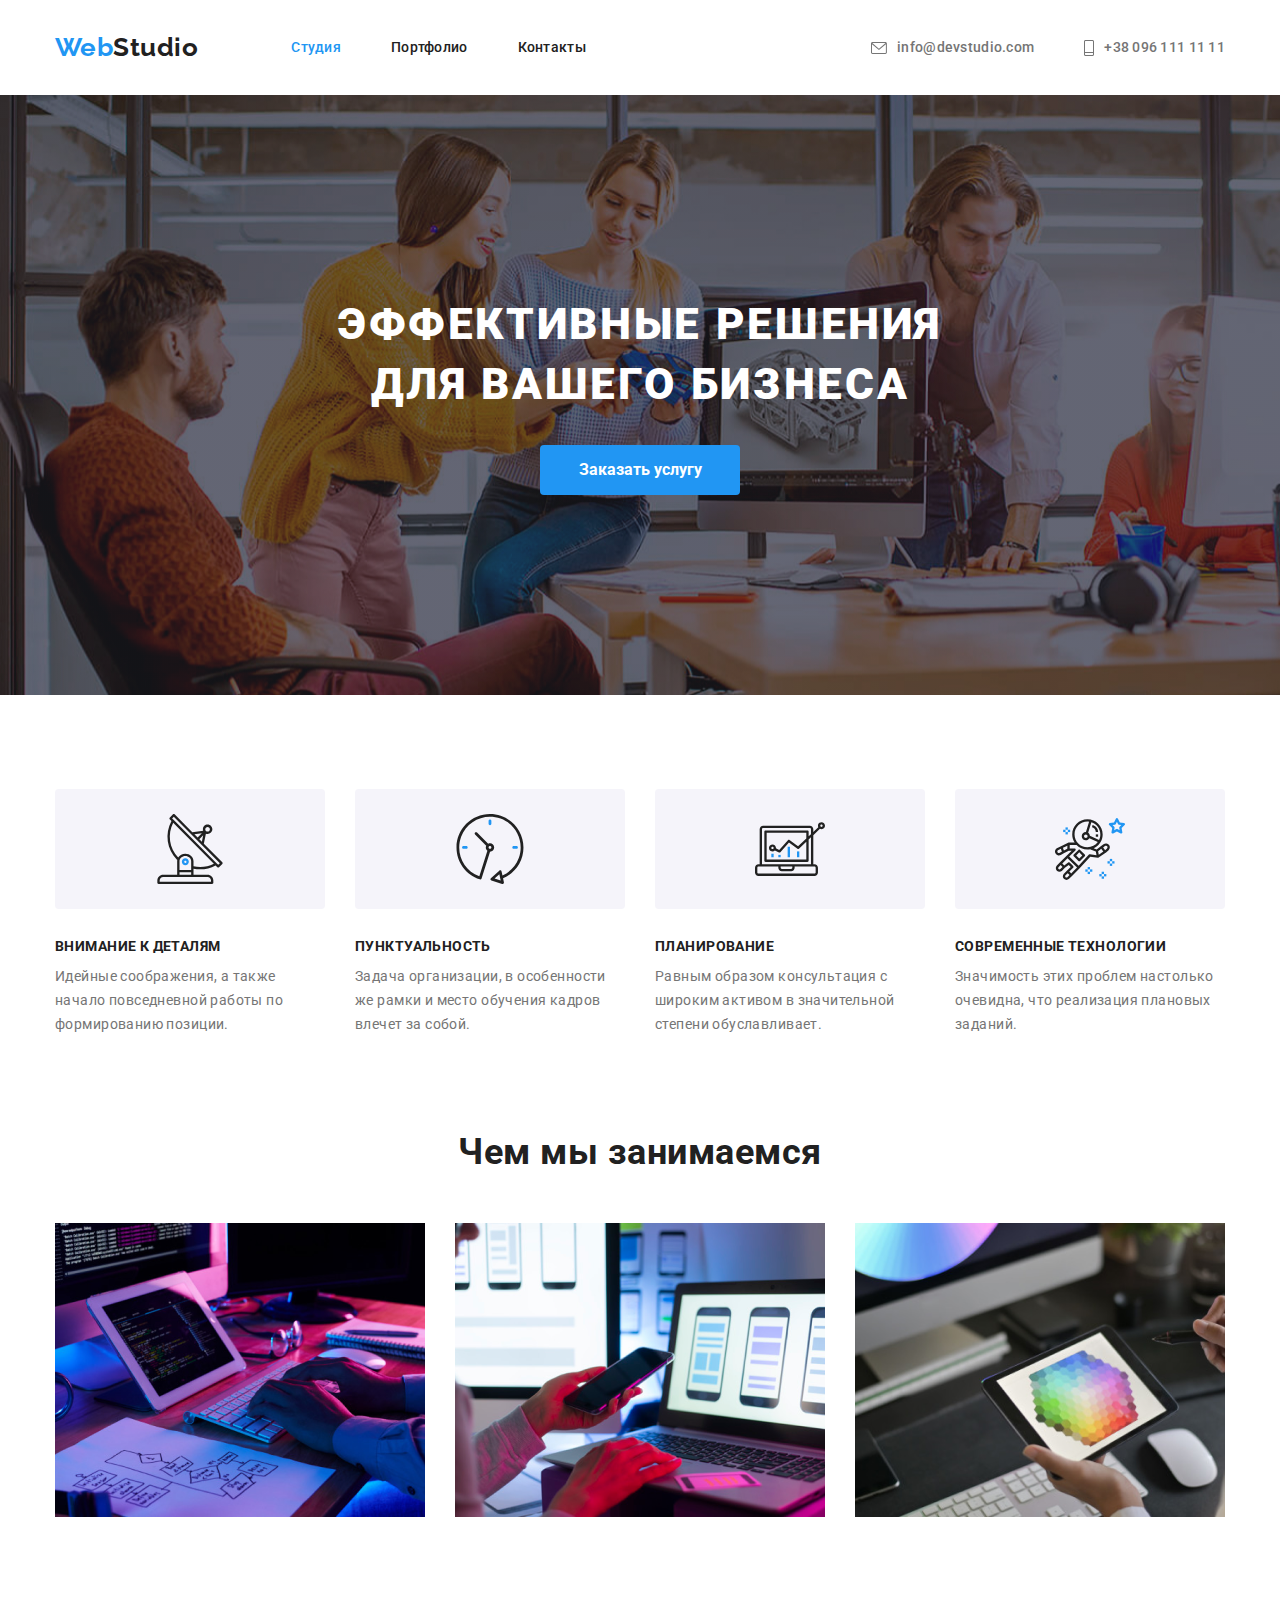
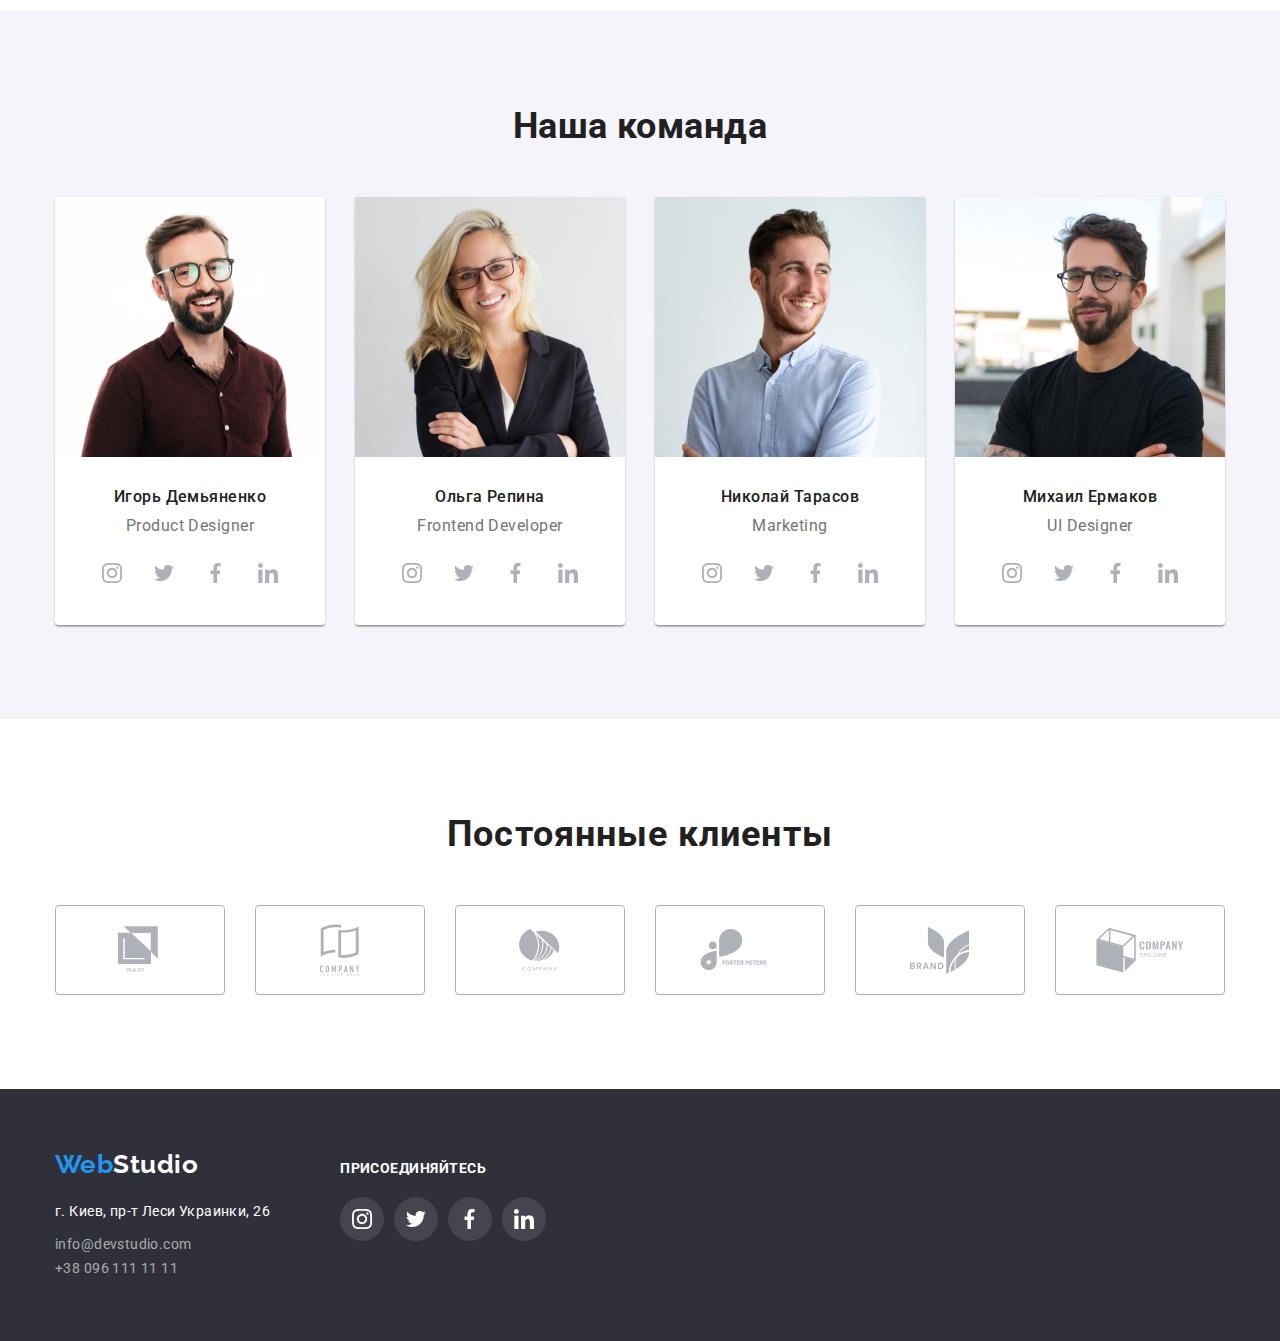
<file: index.html>
<!DOCTYPE html>
<html lang="ru">
  <head>
    <meta charset="UTF-8" />
    <meta name="viewport" content="width=device-width, initial-scale=1.0" />
    <title>Document</title>
    <link rel="preconnect" href="https://fonts.gstatic.com" />
    <link
      href="https://fonts.googleapis.com/css2?family=Raleway:wght@700&family=Roboto:wght@400;500;700;900&display=swap"
      rel="stylesheet"
    />
    <link rel="stylesheet" href="https://cdnjs.cloudflare.com/ajax/libs/modern-normalize/1.0.0/modern-normalize.css" />
    <link rel="stylesheet" href="./css/styles.css" />
  </head>
  <body>
    <!-- шапка -->
    <header class="header">
      <div class="container">
        <nav class="container-nav">
          <a href="./" class="logo"> <span class="logo-accent">Web</span>Studio</a>

          <ul class="site-nav">
            <li class="link-nav"><a href="./index.html" class="link current">Студия</a></li>
            <li class="link-nav"><a href="./portfolio.html" class="link">Портфолио</a></li>
            <li class="link-nav"><a href="" class="link">Контакты</a></li>
          </ul>
        </nav>
        <ul class="auth-nav">
          <li class="link-auth">
            <a class="auth-nav-link" href="mailto:info@devstudio.com"
              ><svg class="icon-mail">
                <use href="./svg/sprait.svg#icon-mail"></use>
              </svg>
              info@devstudio.com
            </a>
          </li>
          <li class="link-auth">
            <a class="auth-nav-link" href="tel:+380961111111"
              ><svg class="icon-phone">
                <use href="./svg/sprait.svg#icon-phone"></use>
              </svg>
              +38 096 111 11 11
            </a>
          </li>
        </ul>
      </div>
    </header>
    <!-- заголовок -->
    <main>
      <section class="hero">
        <h1 class="hero-link">
          Эффективные решения <br />
          для вашего бизнеса
        </h1>
        <button class="hero-btn">Заказать услугу</button>
      </section>

      <!-- пункты про нас -->
      <section class="section us">
        <div class="container">
          <ul class="about">
            <li class="item">
              <h3 class="section-title">Внимание к деталям</h3>
              <p class="text">Идейные соображения, а также начало повседневной работы по формированию позиции.</p>
            </li>
            <li class="item">
              <h3 class="section-title">Пунктуальность</h3>
              <p class="text">Задача организации, в особенности же рамки и место обучения кадров влечет за собой.</p>
            </li>
            <li class="item">
              <h3 class="section-title">Планирование</h3>
              <p class="text">Равным образом консультация с широким активом в значительной степени обуславливает.</p>
            </li>
            <li class="item">
              <h3 class="section-title">Современные технологии</h3>
              <p class="text">Значимость этих проблем настолько очевидна, что реализация плановых заданий.</p>
            </li>
          </ul>
        </div>
      </section>
      <!-- чем мы занимаемся -->
      <section class="section">
        <div class="container">
          <h2 class="section-link">Чем мы занимаемся</h2>
          <ul class="list-img">
            <li class="item-img">
              <img src="images/img1.png" alt="програмирование за рабочим столом" width="370" />
            </li>
            <li class="item-img">
              <img src="images/img2.png" alt="програмирование мобильного изображения" width="370" />
            </li>
            <li class="item-img">
              <img src="images/img3.png" alt="планшет с изображением" width="370" />
            </li>
          </ul>
        </div>
      </section>
      <!-- наша команда -->
      <section class="team">
        <div class="container">
          <h2 class="section-link">Наша команда</h2>
          <ul class="list-name">
            <li class="item-name">
              <img src="./images/igor.jpg" alt="Игорь Демьяненко" width="270" />
              <div class="card">
                <h3 class="section-name">Игорь Демьяненко</h3>
                <p class="section-job" lang="en">Product Designer</p>
                <ul class="card-list">
                  <li class="card-item">
                    <a href="" class="item-card">
                      <svg class="item-icon">
                        <use href="./svg/sprait.svg#icon-instagram"></use>
                      </svg>
                    </a>
                  </li>
                  <li class="card-item">
                    <a href="" class="item-card">
                      <svg class="item-icon">
                        <use href="./svg/sprait.svg#icon-twitter"></use>
                      </svg>
                    </a>
                  </li>
                  <li class="card-item">
                    <a href="" class="item-card">
                      <svg class="item-icon">
                        <use href="./svg/sprait.svg#icon-facebook"></use>
                      </svg>
                    </a>
                  </li>
                  <li class="card-item">
                    <a href="" class="item-card">
                      <svg class="item-icon">
                        <use href="./svg/sprait.svg#icon-linkedin"></use>
                      </svg>
                    </a>
                  </li>
                </ul>
              </div>
            </li>
            <li class="item-name">
              <img src="./images/olga.jpg" alt="Ольга Репина" width="270" />
              <div class="card">
                <h3 class="section-name">Ольга Репина</h3>
                <p class="section-job" lang="en">Frontend Developer</p>
                <ul class="card-list">
                  <li class="card-item">
                    <a href="" class="item-card">
                      <svg class="item-icon">
                        <use href="./svg/sprait.svg#icon-instagram"></use>
                      </svg>
                    </a>
                  </li>
                  <li class="card-item">
                    <a href="" class="item-card">
                      <svg class="item-icon">
                        <use href="./svg/sprait.svg#icon-twitter"></use>
                      </svg>
                    </a>
                  </li>
                  <li class="card-item">
                    <a href="" class="item-card">
                      <svg class="item-icon">
                        <use href="./svg/sprait.svg#icon-facebook"></use>
                      </svg>
                    </a>
                  </li>
                  <li class="card-item">
                    <a href="" class="item-card">
                      <svg class="item-icon">
                        <use href="./svg/sprait.svg#icon-linkedin"></use>
                      </svg>
                    </a>
                  </li>
                </ul>
              </div>
            </li>
            <li class="item-name">
              <img src="./images/nikolay.jpg" alt="Николай Тарасов" width="270" />
              <div class="card">
                <h3 class="section-name">Николай Тарасов</h3>
                <p class="section-job" lang="en">Marketing</p>
                <ul class="card-list">
                  <li class="card-item">
                    <a href="" class="item-card">
                      <svg class="item-icon">
                        <use href="./svg/sprait.svg#icon-instagram"></use>
                      </svg>
                    </a>
                  </li>
                  <li class="card-item">
                    <a href="" class="item-card">
                      <svg class="item-icon">
                        <use href="./svg/sprait.svg#icon-twitter"></use>
                      </svg>
                    </a>
                  </li>
                  <li class="card-item">
                    <a href="" class="item-card">
                      <svg class="item-icon">
                        <use href="./svg/sprait.svg#icon-facebook"></use>
                      </svg>
                    </a>
                  </li>
                  <li class="card-item">
                    <a href="" class="item-card">
                      <svg class="item-icon">
                        <use href="./svg/sprait.svg#icon-linkedin"></use>
                      </svg>
                    </a>
                  </li>
                </ul>
              </div>
            </li>
            <li class="item-name">
              <img src="./images/mihail.jpg" alt="Михаил Ермаков" width="270" />
              <div class="card">
                <h3 class="section-name">Михаил Ермаков</h3>
                <p class="section-job" lang="en">UI Designer</p>
                <ul class="card-list">
                  <li class="card-item">
                    <a href="" class="item-card">
                      <svg class="item-icon">
                        <use href="./svg/sprait.svg#icon-instagram"></use>
                      </svg>
                    </a>
                  </li>
                  <li class="card-item">
                    <a href="" class="item-card">
                      <svg class="item-icon">
                        <use href="./svg/sprait.svg#icon-twitter"></use>
                      </svg>
                    </a>
                  </li>
                  <li class="card-item">
                    <a href="" class="item-card">
                      <svg class="item-icon">
                        <use href="./svg/sprait.svg#icon-facebook"></use>
                      </svg>
                    </a>
                  </li>
                  <li class="card-item">
                    <a href="" class="item-card">
                      <svg class="item-icon">
                        <use href="./svg/sprait.svg#icon-linkedin"></use>
                      </svg>
                    </a>
                  </li>
                </ul>
              </div>
            </li>
          </ul>
        </div>
      </section>

      <!-- ПОСТОЯННЫЕ КЛИЕНТЫ -->

      <section class="section section-logo">
        <div class="container">
          <h2 class="section-title-primary">Постоянные клиенты</h2>
          <ul class="client-logo">
            <li class="item-logo-link">
              <a href="" class="item-link">
                <svg class="logo-icons" width="44" height="49">
                  <use href="./svg/sprait.svg#icon-logo-main1"></use>
                </svg>
              </a>
            </li>
            <li class="item-logo-link">
              <a href="" class="item-link">
                <svg class="logo-icons" width="40" height="52">
                  <use href="./svg/sprait.svg#icon-logo-main2"></use>
                </svg>
              </a>
            </li>
            <li class="item-logo-link">
              <a href="" class="item-link">
                <svg class="logo-icons" width="41" height="42">
                  <use href="./svg/sprait.svg#icon-logo-main3"></use>
                </svg>
              </a>
            </li>
            <li class="item-logo-link">
              <a href="" class="item-link">
                <svg class="logo-icons" width="80" height="42">
                  <use href="./svg/sprait.svg#icon-logo-main4"></use>
                </svg>
              </a>
            </li>
            <li class="item-logo-link">
              <a href="" class="item-link">
                <svg class="logo-icons" width="59" height="47">
                  <use href="./svg/sprait.svg#icon-logo-main5"></use>
                </svg>
              </a>
            </li>
            <li class="item-logo-link">
              <a href="" class="item-link">
                <svg class="logo-icons" width="88" height="45">
                  <use href="./svg/sprait.svg#icon-logo-main6"></use>
                </svg>
              </a>
            </li>
          </ul>
        </div>
      </section>
    </main>
    <!-- подвал -->
    <footer class="footer">
      <div class="container">
        <div class="footer-social-link">
          <a href="./" class="logo"> <span class="logo-accent">Web</span><span class="footer-span">Studio</span> </a>
          <address>
            <p class="footer-adress">
              г. Киев, пр-т Леси Украинки, 26
              <br />
            </p>
            <a href="mailto:info@devstudio.com" class="footer-link"> info@devstudio.com </a>
            <br />
            <a href="tel:+380961111111" class="footer-tel">+38 096 111 11 11</a>
          </address>
        </div>
        <div class="footer-container">
          <p class="link-footer">Присоединяйтесь</p>
          <ul class="footer-list">
            <li class="footer-item">
              <a href="" class="footer-card">
                <svg class="footer-icon">
                  <use href="./svg/sprait.svg#icon-instagram"></use>
                </svg>
              </a>
            </li>
            <li class="footer-item">
              <a href="" class="footer-card">
                <svg class="footer-icon">
                  <use href="./svg/sprait.svg#icon-twitter"></use>
                </svg>
              </a>
            </li>
            <li class="footer-item">
              <a href="" class="footer-card">
                <svg class="footer-icon">
                  <use href="./svg/sprait.svg#icon-facebook"></use>
                </svg>
              </a>
            </li>
            <li class="footer-item">
              <a href="" class="footer-card">
                <svg class="footer-icon">
                  <use href="./svg/sprait.svg#icon-linkedin"></use>
                </svg>
              </a>
            </li>
          </ul>
          <!-- <div>
            <ul class="card-list">
              <li class="card-item">
                <a href="" class="item-card">
                  <svg class="item-icon">
                    <use href="./svg/sprait.svg#icon-instagram"></use>
                  </svg>
                </a>
              </li>
              <li class="card-item">
                <a href="" class="item-card">
                  <svg class="item-icon">
                    <use href="./svg/sprait.svg#icon-twitter"></use>
                  </svg>
                </a>
              </li>
              <li class="card-item">
                <a href="" class="item-card">
                  <svg class="item-icon">
                    <use href="./svg/sprait.svg#icon-facebook"></use>
                  </svg>
                </a>
              </li>
              <li class="card-item">
                <a href="" class="item-card">
                  <svg class="item-icon">
                    <use href="./svg/sprait.svg#icon-linkedin"></use>
                  </svg>
                </a>
              </li>
            </ul>
          </div> -->
        </div>
      </div>
    </footer>
  </body>
</html>
</file>
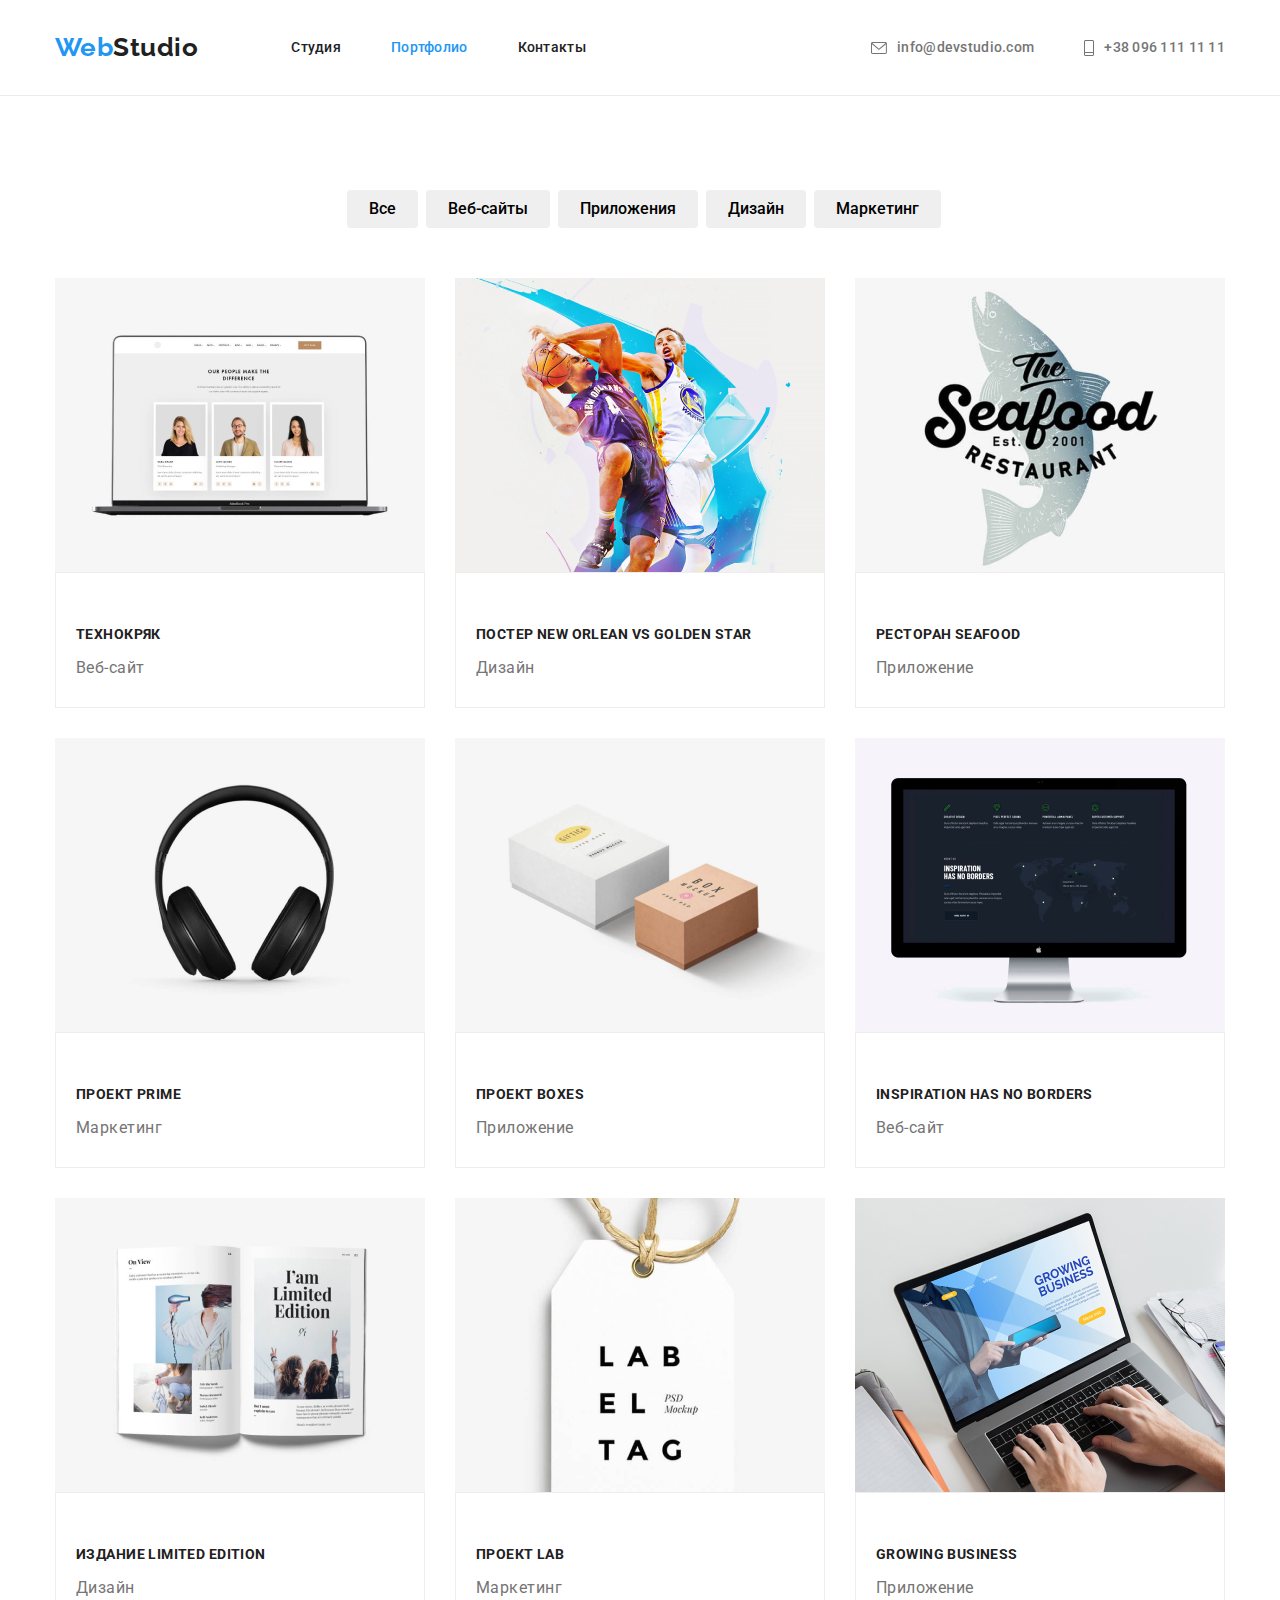
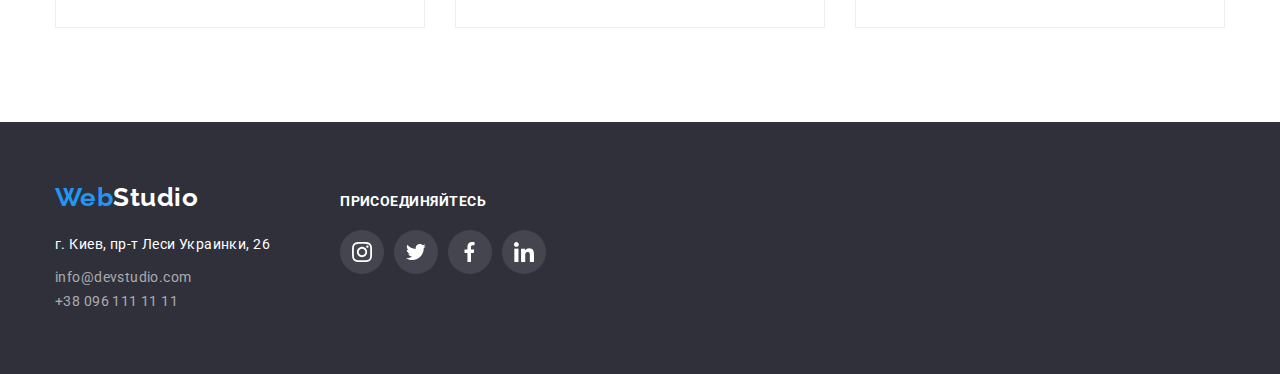
<file: portfolio.html>
<!DOCTYPE html>
<html lang="ru">
  <head>
    <meta charset="UTF-8" />
    <meta name="viewport" content="width=device-width, initial-scale=1.0" />
    <title>Document</title>
    <link rel="preconnect" href="https://fonts.gstatic.com" />
    <link
      href="https://fonts.googleapis.com/css2?family=Raleway:wght@700&family=Roboto:wght@400;500;700;900&display=swap"
      rel="stylesheet"
    />
    <link rel="stylesheet" href="https://cdnjs.cloudflare.com/ajax/libs/modern-normalize/1.0.0/modern-normalize.css" />
    <link rel="stylesheet" href="./css/styles.css" />
  </head>
  <body>
    <!-- шапка -->
    <header class="header header-nav">
      <div class="container">
        <nav class="container-nav">
          <a href="./" class="logo"> <span class="logo-accent">Web</span>Studio</a>

          <ul class="site-nav">
            <li class="link-nav"><a href="./index.html" class="link">Студия</a></li>
            <li class="link-nav"><a href="./portfolio.html" class="link current">Портфолио</a></li>
            <li class="link-nav"><a href="" class="link">Контакты</a></li>
          </ul>
        </nav>

        <ul class="auth-nav">
          <li class="link-auth">
            <a class="auth-nav-link" href="mailto:info@devstudio.com">
              <svg class="icon-mail">
                <use href="./svg/sprait.svg#icon-mail"></use>
              </svg>
              info@devstudio.com
            </a>
          </li>
          <li class="link-auth">
            <a class="auth-nav-link" href="tel:+380961111111">
              <svg class="icon-phone">
                <use href="./svg/sprait.svg#icon-phone"></use>
              </svg>
              +38 096 111 11 11
            </a>
          </li>
        </ul>
      </div>
    </header>
    <!-- заголовок -->
    <main>
      <!-- h1 в данном случае вымышлен -->
      <!-- <h1>Портфолио</h1> -->
      <!-- Кнопки -->
      <section class="section-portfolio">
        <div class="container">
          <ul class="list-button">
            <li class="item-button">
              <button class="button-main" type="button">Все</button>
            </li>
            <li class="item-button">
              <button class="button-main" type="button">Веб-сайты</button>
            </li>
            <li class="item-button">
              <button class="button-main" type="button">Приложения</button>
            </li>
            <li class="item-button">
              <button class="button-main" type="button">Дизайн</button>
            </li>
            <li class="item-button">
              <button class="button-main" type="button">Маркетинг</button>
            </li>
          </ul>
        </div>

        <!-- Наши работы -->

        <div class="container">
          <ul class="list-work">
            <li class="item-work">
              <a href="./" class="link-desk">
                <div>
                  <img src="./images/tehnokriak.jpg" alt="Технокряк" width="370" />
                </div>
                <div class="section-desk">
                  <h3 class="section-title">Технокряк</h3>
                  <p class="desk">Веб-сайт</p>
                </div>
              </a>
            </li>
            <li class="item-work">
              <a href="./" class="link-desk">
                <div>
                  <img src="./images/posterNewOrleanvsGoldenStar.jpg" alt="New Orlean vs Golden Star" width="370" />
                </div>
                <div class="section-desk">
                  <h3 class="section-title">Постер New Orlean vs Golden Star</h3>
                  <p class="desk">Дизайн</p>
                </div>
              </a>
            </li>
            <li class="item-work">
              <a href="./" class="link-desk">
                <div>
                  <img src="./images/restoranSeafood.jpg" alt="Ресторан Seafood" width="370" />
                </div>
                <div class="section-desk">
                  <h3 class="section-title">Ресторан Seafood</h3>
                  <p class="desk">Приложение</p>
                </div>
              </a>
            </li>
            <li class="item-work">
              <a href="./" class="link-desk">
                <div>
                  <img src="./images/proektPrime.jpg" alt="Проект Prime" width="370" />
                </div>
                <div class="section-desk">
                  <h3 class="section-title">Проект Prime</h3>
                  <p class="desk">Маркетинг</p>
                </div>
              </a>
            </li>
            <li class="item-work">
              <a href="./" class="link-desk">
                <div>
                  <img src="./images/proektBoxes.jpg" alt="Проект Boxes" width="370" />
                </div>
                <div class="section-desk">
                  <h3 class="section-title">Проект Boxes</h3>
                  <p class="desk">Приложение</p>
                </div>
              </a>
            </li>
            <li class="item-work">
              <a href="./" class="link-desk">
                <div>
                  <img src="./images/inspirationhasnoBorders.jpg" alt="Inspiration has no Borders" width="370" />
                </div>
                <div class="section-desk">
                  <h3 class="section-title">Inspiration has no Borders</h3>
                  <p class="desk">Веб-сайт</p>
                </div>
              </a>
            </li>
            <li class="item-work">
              <a href="./" class="link-desk">
                <div>
                  <img src="./images/izdanieLimitedEdition.jpg" alt="Издание Limited Edition" width="370" />
                </div>
                <div class="section-desk">
                  <h3 class="section-title">Издание Limited Edition</h3>
                  <p class="desk">Дизайн</p>
                </div>
              </a>
            </li>
            <li class="item-work">
              <a href="./" class="link-desk">
                <div>
                  <img src="./images/proektLAB.jpg" alt="Проект LAB" width="370" />
                </div>
                <div class="section-desk">
                  <h3 class="section-title">Проект LAB</h3>
                  <p class="desk">Маркетинг</p>
                </div>
              </a>
            </li>

            <li class="item-work">
              <a href="./" class="link-desk">
                <div>
                  <img src="./images/growingBusiness.jpg" alt="Growing Business" width="370" />
                </div>
                <div class="section-desk">
                  <h3 class="section-title">Growing Business</h3>
                  <p class="desk">Приложение</p>
                </div>
              </a>
            </li>
          </ul>
        </div>
      </section>
    </main>
    <!-- подвал -->
    <footer class="footer">
      <div class="container">
        <div class="footer-logo">
          <a href="./" class="logo"> <span class="logo-accent">Web</span><span class="footer-span">Studio</span> </a>
          <address>
            <p class="footer-adress">г. Киев, пр-т Леси Украинки, 26</p>
            <a href="mailto:info@devstudio.com" class="footer-link"> info@devstudio.com </a>
            <br />
            <a href="tel:+380961111111" class="footer-tel">+38 096 111 11 11</a>
          </address>
        </div>

        <div class="footer-container">
          <p class="link-footer">Присоединяйтесь</p>
          <ul class="footer-list">
            <li class="footer-item">
              <a href="" class="footer-card">
                <svg class="footer-icon">
                  <use href="./svg/sprait.svg#icon-instagram"></use>
                </svg>
              </a>
            </li>
            <li class="footer-item">
              <a href="" class="footer-card">
                <svg class="footer-icon">
                  <use href="./svg/sprait.svg#icon-twitter"></use>
                </svg>
              </a>
            </li>
            <li class="footer-item">
              <a href="" class="footer-card">
                <svg class="footer-icon">
                  <use href="./svg/sprait.svg#icon-facebook"></use>
                </svg>
              </a>
            </li>
            <li class="footer-item">
              <a href="" class="footer-card">
                <svg class="footer-icon">
                  <use href="./svg/sprait.svg#icon-linkedin"></use>
                </svg>
              </a>
            </li>
          </ul>
        </div>
      </div>
    </footer>
  </body>
</html>
</file>
<file: css/styles.css>
/* цвет акцент                 #2196F3 */
/* основной цвет заголовков    #212121 */
/* цвет текста                 #757575*/
/* основной цвет фона          #FFFFFF */
/* цвет фона нашей команды     #F5F4FA */

.container {
  width: 1200px;
  padding: 0px 15px;
  margin: 0 auto;
}

*/ img {
  display: block;
  max-width: 100%;
  height: auto;
}

h1,
h2,
h3,
h4,
h5,
h6,
p {
  margin: 0px;
}

ul,
ol {
  margin: 0px;
  padding: 0px;
}

img {
  display: block;
}

:root {
  --title-text-color: #757575;
  --primary-text-color: #212121;
  --accent-text-color: #2196f3;
  --primary-bg-color: #ffffff;
}

body {
  color: var(--title-text-color);
  background-color: var(--primary-bg-color);
  font-family: Roboto, sans-serif;
  letter-spacing: 0.03em;
}

/* ===================Header================== */

.header .container {
  display: flex;
  align-items: center;
  padding-bottom: 32px;
  padding-top: 32px;
}

.container-nav {
  display: flex;
  align-items: center;
}

.container-nav .logo {
  margin-right: 93px;
}

.site-nav {
  display: flex;
}

.site-nav .link-nav {
  margin-right: 50px;
}

.auth-nav {
  display: flex;
  margin-left: auto;
}

.link-auth {
  margin-left: 50px;
  display: flex;
  align-items: center;
}

.header-nav {
  border-bottom: 1px solid #ececec;
}

.logo {
  text-decoration: none;
  color: var(--primary-text-color);
  font-family: Raleway, sans-serif;
  font-size: 26px;
  line-height: 1.2;
  font-weight: bold;
}

.logo-accent {
  color: var(--accent-text-color);
  font-family: Raleway, sans-serif;
}

ul {
  list-style: none;
}

.site-nav .link {
  text-decoration: none;
  color: var(--primary-text-color);
  font-weight: 500;
  font-size: 14px;
  line-height: 1.14;
  letter-spacing: 0.02em;
}

.site-nav .link.current {
  color: var(--accent-text-color);
  text-decoration: none;
}

.auth-nav a {
  text-decoration: none;
  color: var(--title-text-color);
  font-weight: 500;
  font-size: 14px;
  line-height: 1.14;
  letter-spacing: 0.02em;
  display: flex;
  align-items: center;
}

.site-nav .link:hover,
.site-nav .link:focus {
  color: var(--accent-text-color);
}

.auth-nav-link:focus,
.auth-nav-link:hover {
  color: var(--accent-text-color);
}
.auth-nav-link:focus .icon-mail,
.auth-nav-link:hover .icon-mail {
  fill: var(--accent-text-color);
}
.auth-nav-link:focus .icon-phone,
.auth-nav-link:hover .icon-phone {
  fill: var(--accent-text-color);
}

.icon-mail {
  width: 16px;
  height: 12px;
  fill: #757575;
  margin-right: 10px;
  cursor: pointer;
}

.icon-phone {
  width: 10px;
  height: 16px;
  fill: #757575;
  margin-right: 10px;
  cursor: pointer;
}

.link-auth:hover .icon-phone,
.link-auth:focus .icon-phone {
  fill: var(--accent-text-color);
}

.link-auth:hover .icon-mail,
.link-auth:focus .icon-mail {
  fill: var(--accent-text-color);
}

.team {
  padding-top: 94px;
  padding-bottom: 94px;
  background-color: #f5f4fa;
  max-width: 1600px;
  margin: 0 auto;
}
li.card-item:not(:last-child) {
  margin-right: 8px;
}
/* ================   END Header   ============== */

/* ==================   ТЕЛО   =============== */

.hero .hero-link {
  color: var(--primary-bg-color);
  font-weight: 900;
  font-size: 44px;
  line-height: 1.36;
  text-align: center;
  letter-spacing: 0.06em;
  text-transform: uppercase;
}

.hero {
  background-color: #2f303a;
  background-image: linear-gradient(rgba(47, 48, 58, 0.4), rgba(47, 48, 58, 0.4)), url(../images/hero.jpg);
  background-repeat: no-repeat;
  background-size: cover;
}

/*========================== кнопка ====================*/

.hero .hero-btn {
  color: var(--primary-bg-color);
  background-color: var(--accent-text-color);
  cursor: pointer;
  display: block;
  margin: auto;
  border-radius: 4px;
  padding: 10px 32px;
  min-width: 200px;
  text-align: center;
  border: none;
  font-weight: 700;
  font-size: 16px;
  line-height: 1.87;
}

/* ================   Studia   =================== */

.text {
  line-height: 1.71;
  font-family: Roboto;
  font-style: normal;
  font-weight: normal;
  font-size: 14px;
  line-height: 1.71;
  letter-spacing: 0.03em;
}

.hero {
  padding-top: 200px;
  padding-bottom: 200px;
  max-width: 1600px;
  margin: auto;
}

.hero-link {
  margin-bottom: 30px;
  font-weight: 900;
  font-size: 44px;
  line-height: 1.36;
  text-align: center;
  letter-spacing: 0.06em;
  text-transform: uppercase;
}

.list-img {
  margin-bottom: 94px;
}

.about {
  display: flex;
  justify-content: space-evenly;
}

.about {
  margin-left: -30px;
}
.us {
  padding-top: 94px;
  padding-bottom: 94px;
}
.item {
  margin-left: 30px;
  width: calc(100% / 4 - 30px);
}
.item::before {
  content: '';
}
.item::before {
  display: block;
  width: 100%;
  /* outline: 1px solid #f5f4fa; */
  height: 120px;
  background: #f5f4fa;
  border-radius: 4px;
  background-position: center;
  background-repeat: no-repeat;
}
.item:nth-child(1)::before {
  background-image: url(../svg/antenna.svg);
}
.item:nth-child(2)::before {
  background-image: url(../svg/clock.svg);
}
.item:nth-child(3)::before {
  background-image: url(../svg/diagram.svg);
}
.item:nth-child(4)::before {
  background-image: url(../svg/astronaut.svg);
}

.item .section-title {
  padding-left: 0px;
  width: 270px;
}

.list-img {
  display: flex;
  margin-left: -30px;
  padding-left: 0px;
}

.list-name {
  display: flex;
}

.item-img {
  margin-left: 30px;
  width: 370px;
  justify-content: space-between;
}

.item-name {
  margin-left: 30px;
  padding-left: 0px;
  flex-basis: calc(100% / 4 - 30px);
  box-shadow: 0px 1px 3px rgba(0, 0, 0, 0.12), 0px 1px 1px rgba(0, 0, 0, 0.14), 0px 2px 1px rgba(0, 0, 0, 0.2);
  border-radius: 0px 0px 4px 4px;
}

.list-name {
  padding: 0px;
  margin-left: -30px;
}

.section-job {
  margin-bottom: 16px;
  font-size: 16px;
  line-height: 1.2;
}

.item-icon {
  width: 20px;
  height: 20px;
  fill: #afb1b8;
}
.item-card:hover,
.item-card:focus {
  background-color: var(--accent-text-color);
  outline: none;
}

.item-card:hover .item-icon,
.item-card:focus .item-icon {
  fill: #fff;
}
.item-card {
  width: 44px;
  height: 44px;
  background-color: #fff;
  border-radius: 50%;
  display: flex;
  justify-content: center;
  align-items: center;
}
.card {
  padding-top: 30px;
  padding-left: 32px;
  padding-right: 32px;
  padding-bottom: 30px;
  text-align: center;
}

.item-logo-link {
  flex-basis: calc(100% / 6 - 30px);
  margin-left: 30px;
}
.item-logo-link:focus,
.item-logo-link:hover {
  color: var(--accent-text-color);
}

.logo-icons {
  fill: #afb1b8;
}
.section-logo {
  padding-top: 94px;
  padding-bottom: 94px;
}
.client-logo {
  display: flex;
  margin-left: -30px;
  /* padding-top: 50px; */
}
.section-title-primary {
  font-family: Roboto;
  font-style: normal;
  font-weight: bold;
  font-size: 36px;
  line-height: 1.17;
  text-align: center;
  letter-spacing: 0.03em;
  color: #212121;
  margin-bottom: 50px;
}
.item-link {
  border: 1px solid #afb1b8;
  border-radius: 4px;
  height: 90px;
  display: flex;
  justify-content: center;
  align-items: center;
}
.item-link:hover .logo-icons {
  color: var(--accent-text-color);
}
.desk {
  margin-top: 4px;
  width: 322px;
  height: 30px;
  font-style: normal;
  font-weight: normal;
  font-size: 16px;
  line-height: 1.87;
  letter-spacing: 0.03em;
  color: #757575;
}
.item-work a {
  text-decoration: none;
}
.link-desk {
  display: block;
}
.link-desk:focus,
.link-desk:hover {
  box-shadow: 0px 1px 1px rgba(0, 0, 0, 0.12), 0px 4px 4px rgba(0, 0, 0, 0.06), 1px 4px 6px rgba(0, 0, 0, 0.16);
}
.section-link {
  color: var(--primary-text-color);
  font-weight: bold;
  font-size: 36px;
  line-height: 1.17;
  text-align: center;
  margin-bottom: 50px;
}

.section-name {
  color: var(--primary-text-color);
  font-weight: 500;
  font-size: 16px;
  line-height: 1.2;
  text-align: center;
  margin-bottom: 10px;
}

.section-title .text {
  color: var(--title-text-color);
  font-size: 14px;
  line-height: 1.71;
}
.card {
  background-color: #fff;
  border-radius: 0px 0px 4px 4px;
}
/* ================   END Studia   ===================== */

/* ================   Portfolio   =============== */

.list-button {
  display: flex;
  justify-content: center;
  padding-bottom: 50px;
}

.list-work {
  display: flex;
  flex-wrap: wrap;
  margin-left: -30px;
  margin-top: -30px;
}

.item-work {
  width: 370px;
  margin-left: 30px;
  margin-top: 30px;
  /* box-shadow: 0px 1px 1px rgba(0, 0, 0, 0.12), 0px 4px 4px rgba(0, 0, 0, 0.06), 1px 4px 6px rgba(0, 0, 0, 0.16); */
}
/* .item-work .link-desk:hover,
.item-work .link-desk:focus {
  box-shadow: 0px 1px 1px rgba(0, 0, 0, 0.12), 0px 4px 4px rgba(0, 0, 0, 0.06), 1px 4px 6px rgba(0, 0, 0, 0.16);
  cursor: pointer;
  outline: none;
} */
.item-button {
  margin-left: 8px;
  display: block;
  border-radius: 4px;
  text-align: center;
}

.item-button .button-main {
  cursor: pointer;
}

.button-main {
  height: 38px;
  margin: auto;
  padding: 6px 22px;
  font-family: Roboto;
  font-style: normal;
  font-weight: 500;
  font-size: 16px;
  line-height: 1.62;
  text-align: center;
  border: none;
  border-radius: 4px;
}

.container .list-work {
  padding-bottom: 94px;
}

.section-desk {
  padding: 24px 20px;
  border: 1px solid #eeeeee;
  box-sizing: border-box;
}

.section-title {
  color: var(--primary-text-color);
  font-weight: 700;
  font-size: 14px;
  line-height: 2;
  margin-bottom: 0px;
  text-transform: uppercase;
  font-style: normal;
  line-height: 1.14;
  letter-spacing: 0.03em;
  margin-top: 30px;
  margin-bottom: 10px;
}

/* ================   END Portfolio   ========== */

/* =====================Footer ============================*/

.footer {
  background-color: #2f303a;
  padding-top: 60px;
  padding-bottom: 60px;
  max-width: 1600px;
  margin: auto;
  display: flex;
}

.footer .footer-adress {
  color: var(--primary-bg-color);
  font-family: Roboto;
  font-style: normal;
  font-weight: normal;
  font-size: 14px;
  line-height: 1.71;
  letter-spacing: 0.03em;
}

.footer .footer-link {
  color: rgba(255, 255, 255, 0.6);
  text-decoration: none;
  font-family: Roboto;
  font-style: normal;
  font-weight: normal;
  font-size: 14px;
  line-height: 1.71;
  letter-spacing: 0.03em;
  margin-bottom: 9px;
}

.footer-tel {
  color: rgba(255, 255, 255, 0.6);
  text-decoration: none;
  font-family: Roboto;
  font-style: normal;
  font-weight: normal;
  font-size: 14px;
  line-height: 1.71;
  letter-spacing: 0.03em;
  margin-bottom: 9px;
}

.footer .footer-span {
  color: #ffffff;
}

button:hover,
button:focus {
  color: var(--primary-bg-color);
  background-color: var(--accent-text-color);
  box-shadow: 0px 3px 1px rgba(0, 0, 0, 0.1), 0px 1px 2px rgba(0, 0, 0, 0.08), 0px 2px 2px rgba(0, 0, 0, 0.12);
}

.footer .container {
  padding: 0px 15px;
}

address {
  margin-top: 20px;
}

.footer-adress {
  margin-bottom: 9px;
}

.footer-icon {
  width: 20px;
  height: 20px;
}
.footer-card:hover,
.footer-card:focus {
  background-color: var(--accent-text-color);
  outline: none;
}
.footer-icon {
  fill: #ffffff;
}
/* .footer-container {
  padding-top: 30px;
} */
.footer-icon:hover,
.footer-icon:focus {
  fill: #fff;
}
.footer-list {
  display: flex;
  justify-content: space-between;
}
.footer-card:hover .footer-icon,
.footer-card:focus .footer-icon {
  fill: #fff;
}
.footer-card {
  width: 44px;
  height: 44px;
  background-color: #fff;
  border-radius: 50%;
  display: flex;
  justify-content: center;
  align-items: center;
  background: rgba(255, 255, 255, 0.1);
}

.footer-container {
  /* width: 206px;
  height: 80px; */
  justify-content: left;
}
.footer .container {
  display: flex;
}
.link-footer {
  font-family: Roboto;
  font-style: normal;
  font-weight: bold;
  font-size: 14px;
  line-height: 1.14;
  text-transform: uppercase;
  color: #ffffff;
  margin-top: 12px;
  margin-bottom: 20px;
}
/* =============================== ===================*/
.item-link:hover,
.item-link:focus {
  background-color: #ffffff;
  outline: none;
  fill: var(--accent-text-color);
  border-color: var(--accent-text-color);
}

.item-link:hover .logo-icons,
.item-link:focus .logo-icons {
  fill: var(--accent-text-color);
  border-color: var(--accent-text-color);
}
.card-list {
  display: inline-flex;
  /* justify-content: space-between; */
}
.section-portfolio {
  padding-top: 94px;
}
.footer-container {
  margin-left: 70px;
  text-align: left;
  /* justify-content: center; */
}
.our-work:focus,
.our-work:hover {
  box-shadow: 0px 1px 1px rgba(0, 0, 0, 0.12), 0px 4px 4px rgba(0, 0, 0, 0.06), 1px 4px 6px rgba(0, 0, 0, 0.16);
}
.footer-item {
  margin-right: 10px;
}
</file>
